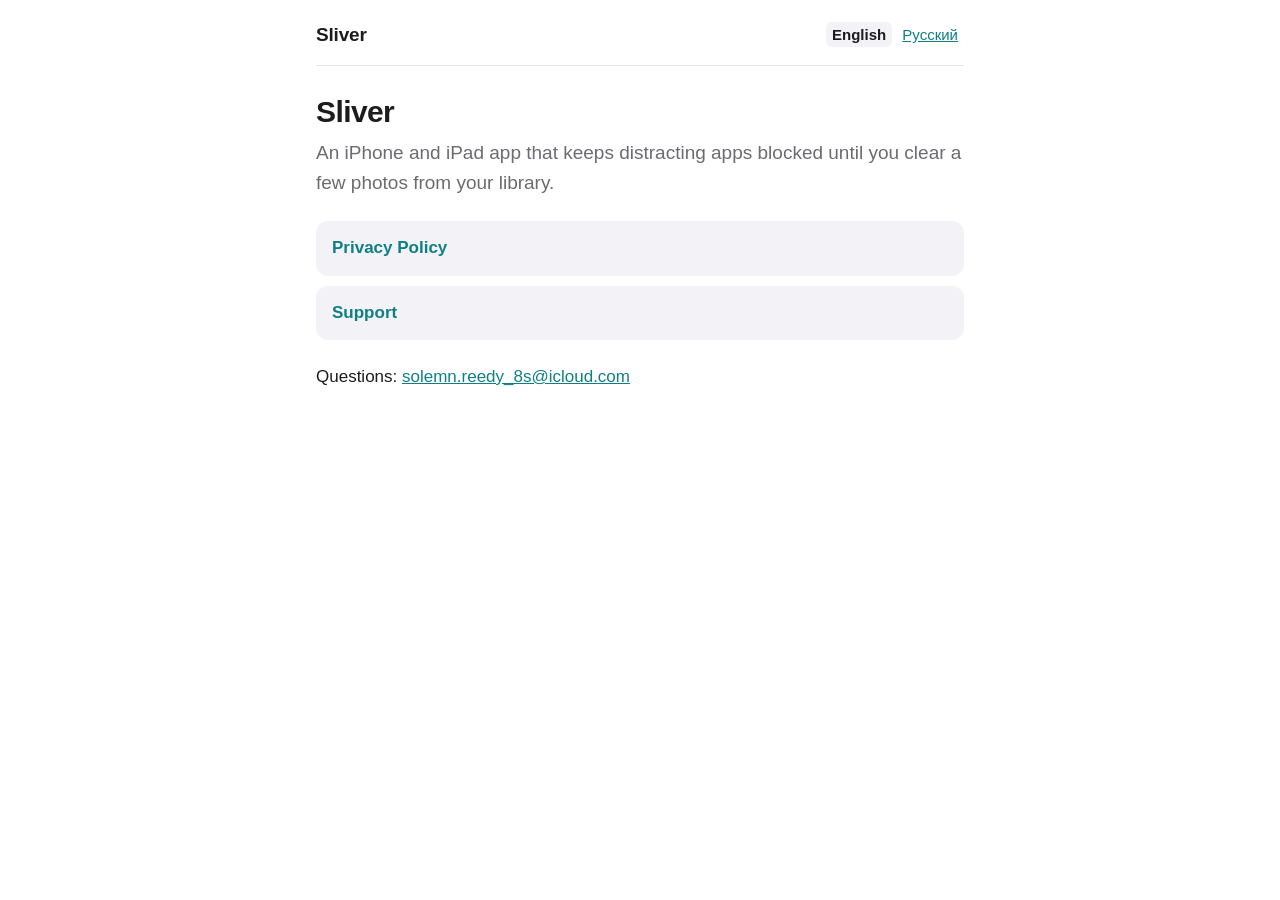
<file: index.html>
<!doctype html>
<html lang="en">
<head>
<meta charset="utf-8">
<meta name="viewport" content="width=device-width, initial-scale=1">
<meta name="color-scheme" content="light dark">
<title>Sliver</title>
<meta name="description" content="Sliver keeps distracting apps blocked until you clear a few photos from your library.">
<link rel="stylesheet" href="style.css">
<link rel="alternate" hreflang="ru" href="ru/">
</head>
<body>
<div class="wrap">
<header class="top">
  <a class="brand" href="./">Sliver</a>
  <nav class="lang" aria-label="Language"><span aria-current="page">English</span> <a href="ru/" hreflang="ru" lang="ru">Русский</a></nav>
</header>

<main>
<h1>Sliver</h1>
<p class="lead">An iPhone and iPad app that keeps distracting apps blocked until you clear a few photos from your library.</p>

<ul class="links">
  <li><a href="privacy/">Privacy Policy</a></li>
  <li><a href="support/">Support</a></li>
</ul>

<p>Questions: <a href="mailto:solemn.reedy_8s@icloud.com">solemn.reedy_8s@icloud.com</a></p>
</main>
</div>
</body>
</html>
</file>
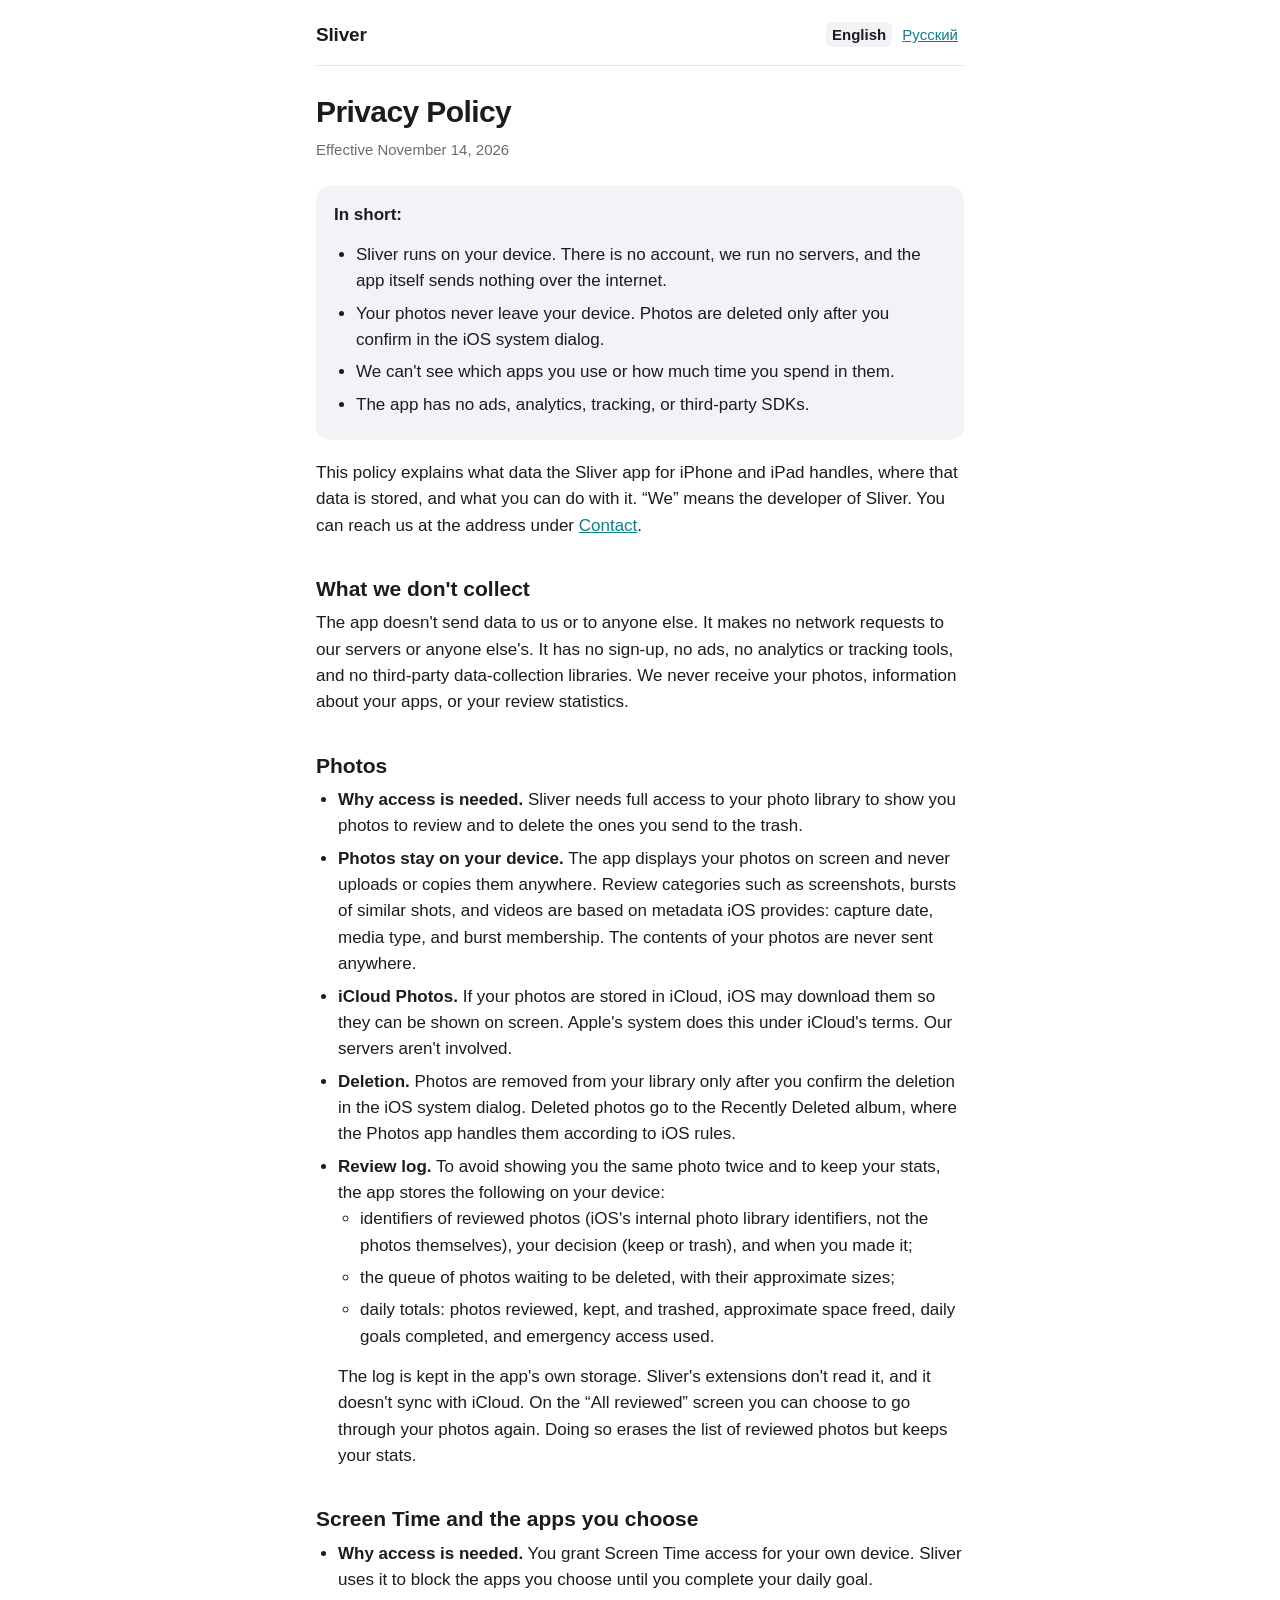
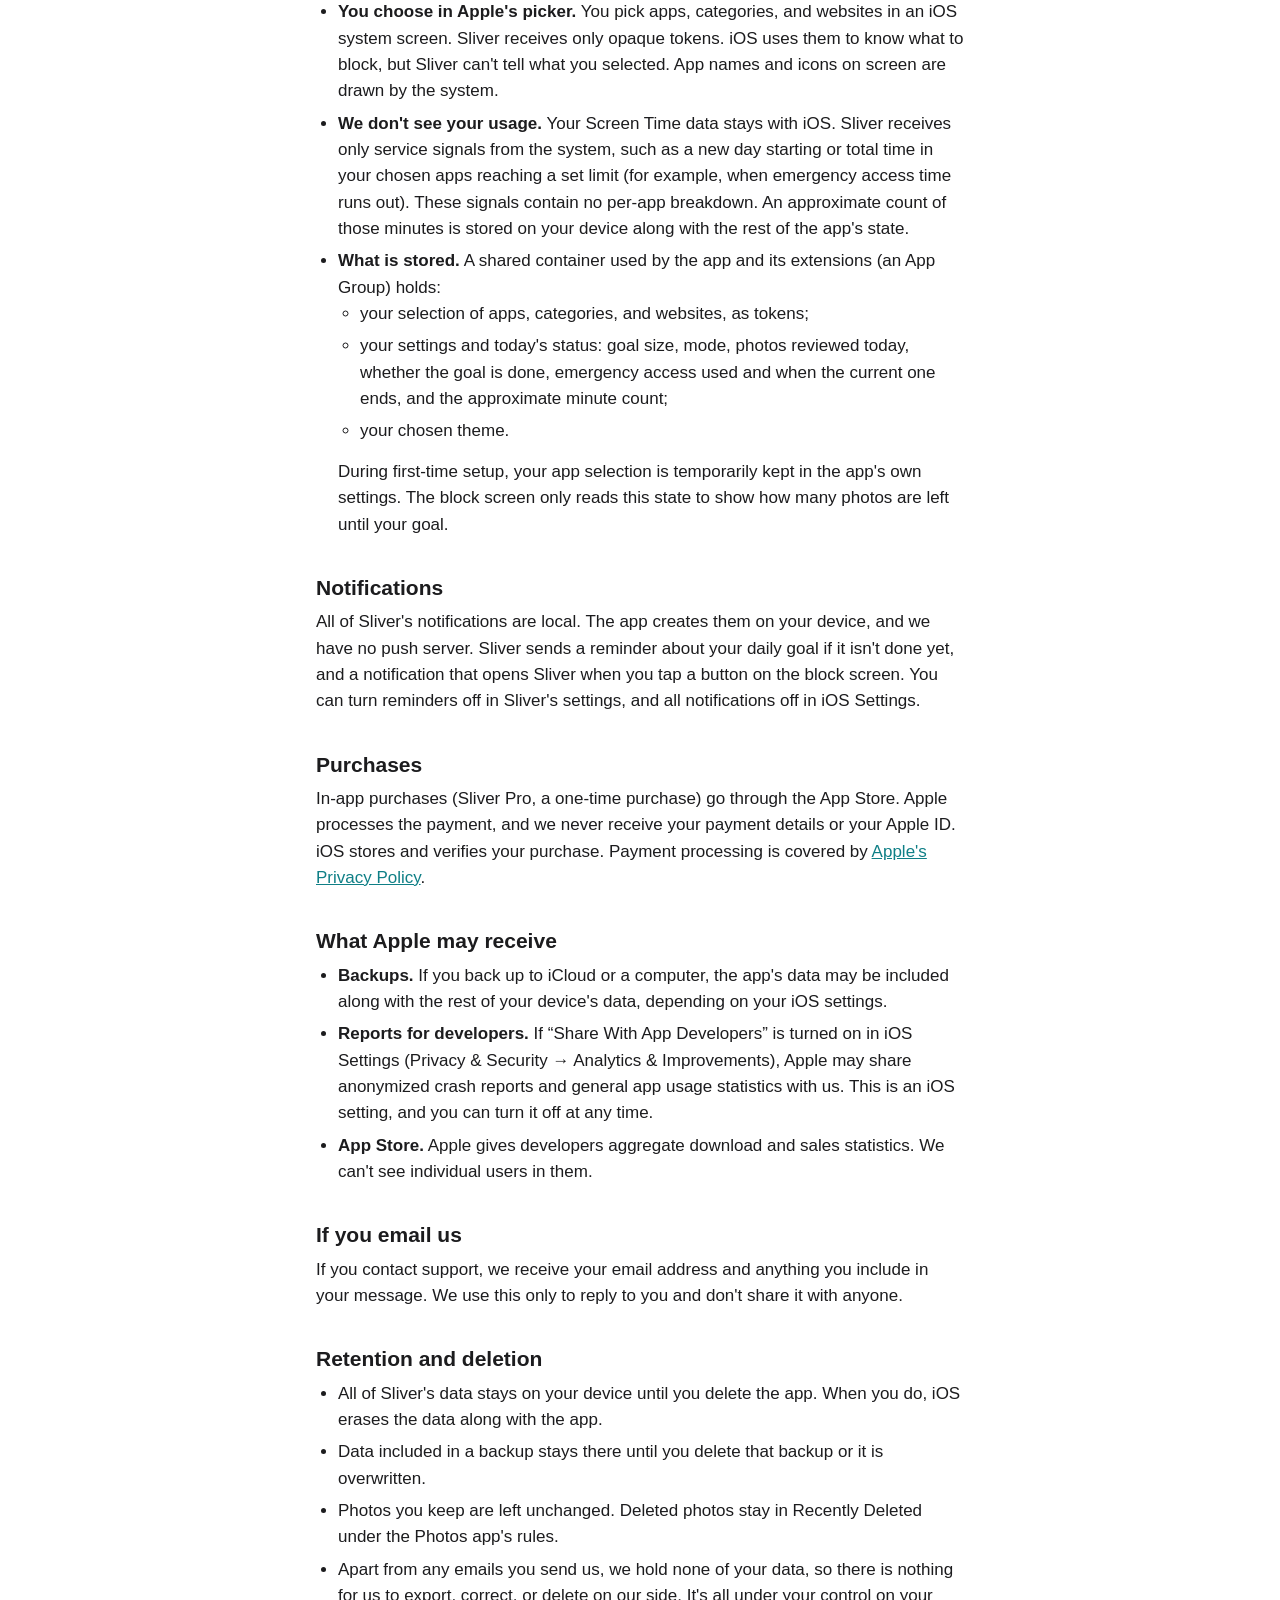
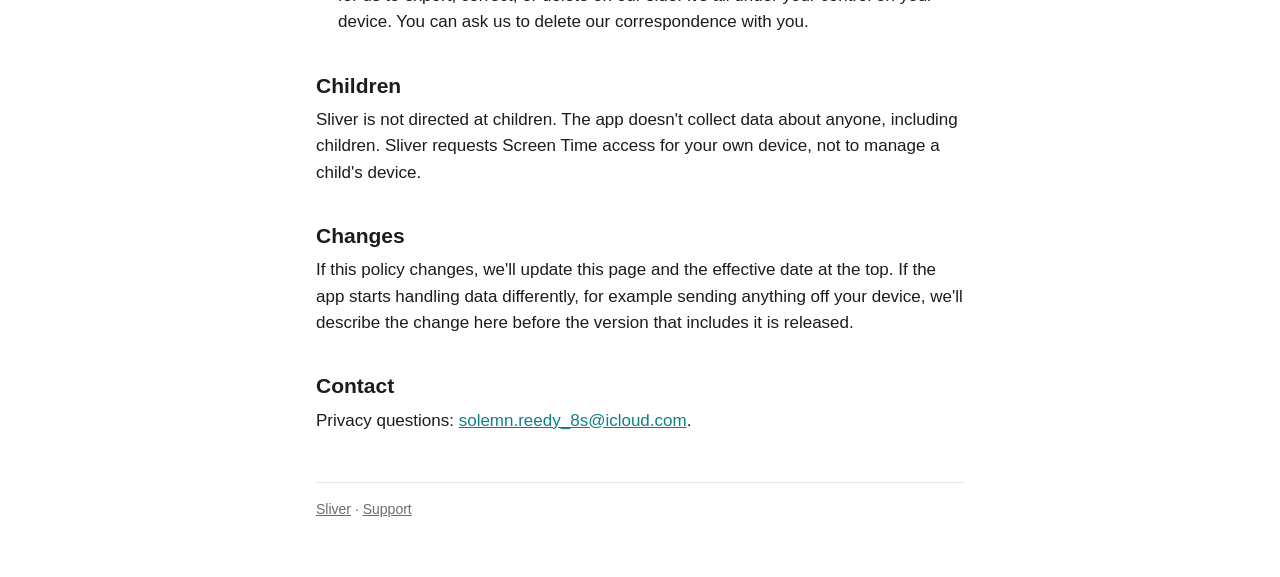
<file: privacy/index.html>
<!doctype html>
<html lang="en">
<head>
<meta charset="utf-8">
<meta name="viewport" content="width=device-width, initial-scale=1">
<meta name="color-scheme" content="light dark">
<title>Privacy Policy — Sliver</title>
<meta name="description" content="What data the Sliver app handles and where it is stored.">
<link rel="stylesheet" href="../style.css">
<link rel="alternate" hreflang="ru" href="../ru/privacy/">
</head>
<body>
<div class="wrap">
<header class="top">
  <a class="brand" href="../">Sliver</a>
  <nav class="lang" aria-label="Language"><span aria-current="page">English</span> <a href="../ru/privacy/" hreflang="ru" lang="ru">Русский</a></nav>
</header>

<main>
<h1>Privacy Policy</h1>
<p class="meta">Effective November 14, 2026</p>

<div class="card">
<p><strong>In short:</strong></p>
<ul>
  <li>Sliver runs on your device. There is no account, we run no servers, and the app itself sends nothing over the internet.</li>
  <li>Your photos never leave your device. Photos are deleted only after you confirm in the iOS system dialog.</li>
  <li>We can't see which apps you use or how much time you spend in them.</li>
  <li>The app has no ads, analytics, tracking, or third-party SDKs.</li>
</ul>
</div>

<p>This policy explains what data the Sliver app for iPhone and iPad handles, where that data is stored, and what you can do with it. “We” means the developer of Sliver. You can reach us at the address under <a href="#contact">Contact</a>.</p>

<h2>What we don't collect</h2>
<p>The app doesn't send data to us or to anyone else. It makes no network requests to our servers or anyone else's. It has no sign-up, no ads, no analytics or tracking tools, and no third-party data-collection libraries. We never receive your photos, information about your apps, or your review statistics.</p>

<h2>Photos</h2>
<ul>
  <li><strong>Why access is needed.</strong> Sliver needs full access to your photo library to show you photos to review and to delete the ones you send to the trash.</li>
  <li><strong>Photos stay on your device.</strong> The app displays your photos on screen and never uploads or copies them anywhere. Review categories such as screenshots, bursts of similar shots, and videos are based on metadata iOS provides: capture date, media type, and burst membership. The contents of your photos are never sent anywhere.</li>
  <li><strong>iCloud Photos.</strong> If your photos are stored in iCloud, iOS may download them so they can be shown on screen. Apple's system does this under iCloud's terms. Our servers aren't involved.</li>
  <li><strong>Deletion.</strong> Photos are removed from your library only after you confirm the deletion in the iOS system dialog. Deleted photos go to the Recently Deleted album, where the Photos app handles them according to iOS rules.</li>
  <li><strong>Review log.</strong> To avoid showing you the same photo twice and to keep your stats, the app stores the following on your device:
    <ul>
      <li>identifiers of reviewed photos (iOS's internal photo library identifiers, not the photos themselves), your decision (keep or trash), and when you made it;</li>
      <li>the queue of photos waiting to be deleted, with their approximate sizes;</li>
      <li>daily totals: photos reviewed, kept, and trashed, approximate space freed, daily goals completed, and emergency access used.</li>
    </ul>
    The log is kept in the app's own storage. Sliver's extensions don't read it, and it doesn't sync with iCloud. On the “All reviewed” screen you can choose to go through your photos again. Doing so erases the list of reviewed photos but keeps your stats.</li>
</ul>

<h2>Screen Time and the apps you choose</h2>
<ul>
  <li><strong>Why access is needed.</strong> You grant Screen Time access for your own device. Sliver uses it to block the apps you choose until you complete your daily goal.</li>
  <li><strong>You choose in Apple's picker.</strong> You pick apps, categories, and websites in an iOS system screen. Sliver receives only opaque tokens. iOS uses them to know what to block, but Sliver can't tell what you selected. App names and icons on screen are drawn by the system.</li>
  <li><strong>We don't see your usage.</strong> Your Screen Time data stays with iOS. Sliver receives only service signals from the system, such as a new day starting or total time in your chosen apps reaching a set limit (for example, when emergency access time runs out). These signals contain no per-app breakdown. An approximate count of those minutes is stored on your device along with the rest of the app's state.</li>
  <li><strong>What is stored.</strong> A shared container used by the app and its extensions (an App Group) holds:
    <ul>
      <li>your selection of apps, categories, and websites, as tokens;</li>
      <li>your settings and today's status: goal size, mode, photos reviewed today, whether the goal is done, emergency access used and when the current one ends, and the approximate minute count;</li>
      <li>your chosen theme.</li>
    </ul>
    During first-time setup, your app selection is temporarily kept in the app's own settings. The block screen only reads this state to show how many photos are left until your goal.</li>
</ul>

<h2>Notifications</h2>
<p>All of Sliver's notifications are local. The app creates them on your device, and we have no push server. Sliver sends a reminder about your daily goal if it isn't done yet, and a notification that opens Sliver when you tap a button on the block screen. You can turn reminders off in Sliver's settings, and all notifications off in iOS Settings.</p>

<h2>Purchases</h2>
<p>In-app purchases (Sliver Pro, a one-time purchase) go through the App Store. Apple processes the payment, and we never receive your payment details or your Apple ID. iOS stores and verifies your purchase. Payment processing is covered by <a href="https://www.apple.com/legal/privacy/">Apple's Privacy Policy</a>.</p>

<h2>What Apple may receive</h2>
<ul>
  <li><strong>Backups.</strong> If you back up to iCloud or a computer, the app's data may be included along with the rest of your device's data, depending on your iOS settings.</li>
  <li><strong>Reports for developers.</strong> If “Share With App Developers” is turned on in iOS Settings (Privacy &amp; Security → Analytics &amp; Improvements), Apple may share anonymized crash reports and general app usage statistics with us. This is an iOS setting, and you can turn it off at any time.</li>
  <li><strong>App Store.</strong> Apple gives developers aggregate download and sales statistics. We can't see individual users in them.</li>
</ul>

<h2>If you email us</h2>
<p>If you contact support, we receive your email address and anything you include in your message. We use this only to reply to you and don't share it with anyone.</p>

<h2>Retention and deletion</h2>
<ul>
  <li>All of Sliver's data stays on your device until you delete the app. When you do, iOS erases the data along with the app.</li>
  <li>Data included in a backup stays there until you delete that backup or it is overwritten.</li>
  <li>Photos you keep are left unchanged. Deleted photos stay in Recently Deleted under the Photos app's rules.</li>
  <li>Apart from any emails you send us, we hold none of your data, so there is nothing for us to export, correct, or delete on our side. It's all under your control on your device. You can ask us to delete our correspondence with you.</li>
</ul>

<h2>Children</h2>
<p>Sliver is not directed at children. The app doesn't collect data about anyone, including children. Sliver requests Screen Time access for your own device, not to manage a child's device.</p>

<h2>Changes</h2>
<p>If this policy changes, we'll update this page and the effective date at the top. If the app starts handling data differently, for example sending anything off your device, we'll describe the change here before the version that includes it is released.</p>

<h2 id="contact">Contact</h2>
<p>Privacy questions: <a href="mailto:solemn.reedy_8s@icloud.com">solemn.reedy_8s@icloud.com</a>.</p>
</main>

<footer>
  <a href="../">Sliver</a> · <a href="../support/">Support</a>
</footer>
</div>
</body>
</html>
</file>
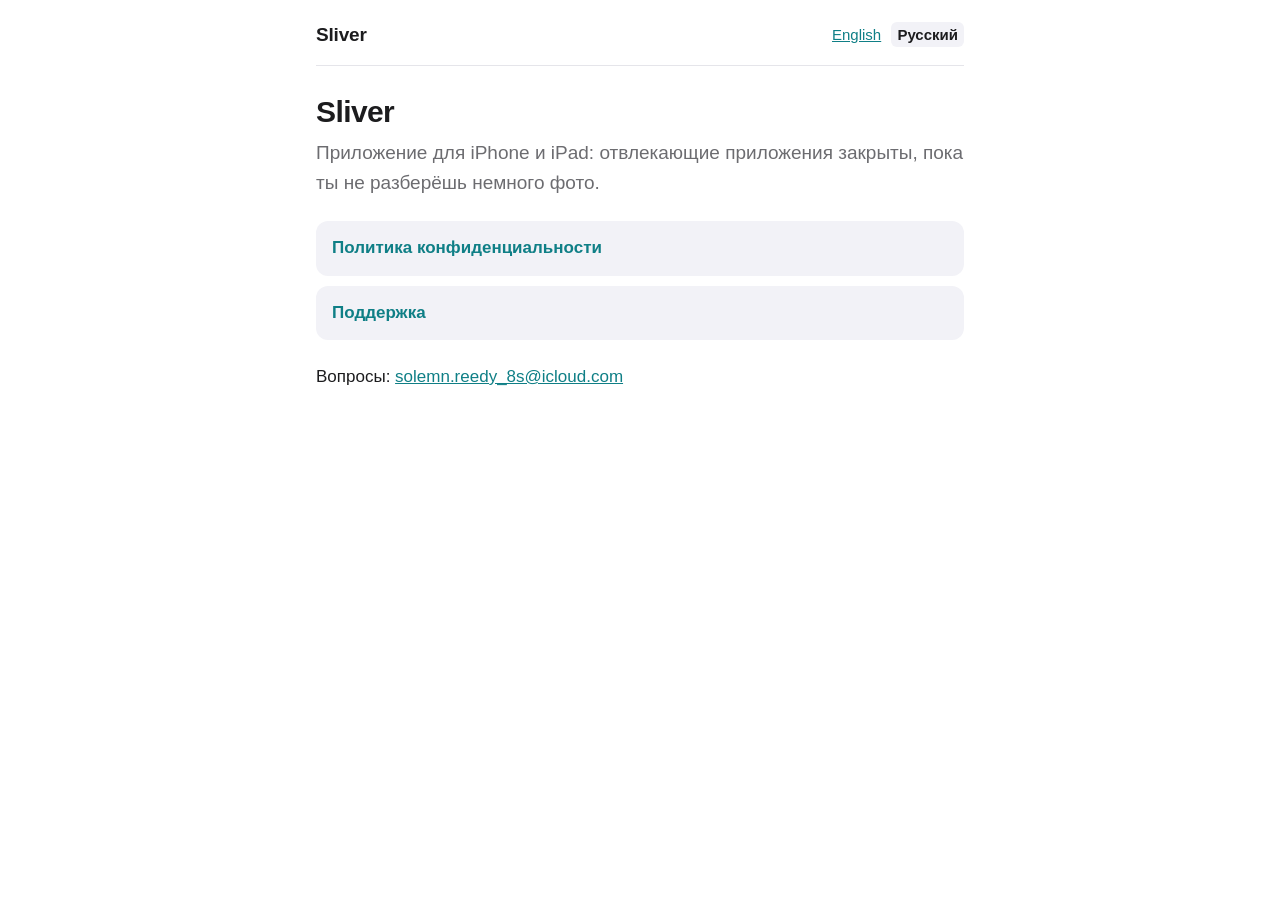
<file: ru/index.html>
<!doctype html>
<html lang="ru">
<head>
<meta charset="utf-8">
<meta name="viewport" content="width=device-width, initial-scale=1">
<meta name="color-scheme" content="light dark">
<title>Sliver</title>
<meta name="description" content="Sliver закрывает отвлекающие приложения, пока ты не разберёшь немного фото.">
<link rel="stylesheet" href="../style.css">
<link rel="alternate" hreflang="en" href="../">
</head>
<body>
<div class="wrap">
<header class="top">
  <a class="brand" href="./">Sliver</a>
  <nav class="lang" aria-label="Язык"><a href="../" hreflang="en" lang="en">English</a> <span aria-current="page">Русский</span></nav>
</header>

<main>
<h1>Sliver</h1>
<p class="lead">Приложение для iPhone и iPad: отвлекающие приложения закрыты, пока ты не разберёшь немного фото.</p>

<ul class="links">
  <li><a href="privacy/">Политика конфиденциальности</a></li>
  <li><a href="support/">Поддержка</a></li>
</ul>

<p>Вопросы: <a href="mailto:solemn.reedy_8s@icloud.com">solemn.reedy_8s@icloud.com</a></p>
</main>
</div>
</body>
</html>
</file>
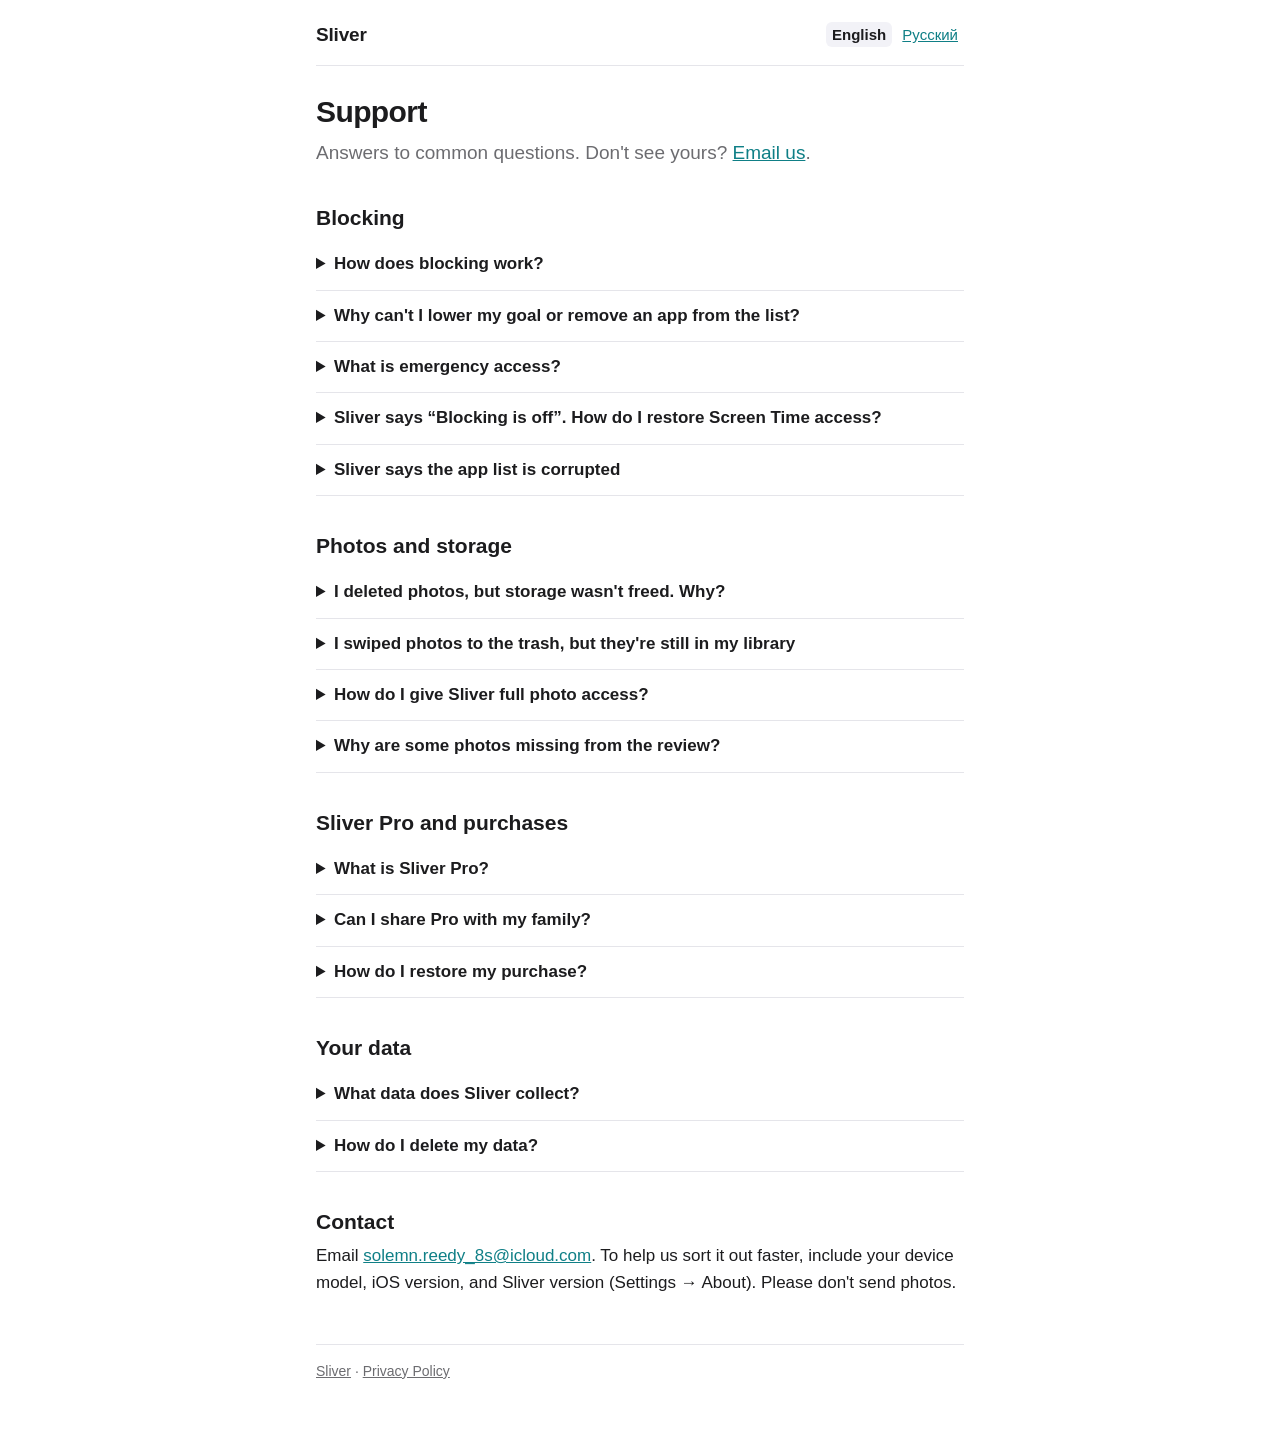
<file: support/index.html>
<!doctype html>
<html lang="en">
<head>
<meta charset="utf-8">
<meta name="viewport" content="width=device-width, initial-scale=1">
<meta name="color-scheme" content="light dark">
<title>Support — Sliver</title>
<meta name="description" content="Answers to common questions about Sliver and how to contact the developer.">
<link rel="stylesheet" href="../style.css">
<link rel="alternate" hreflang="ru" href="../ru/support/">
</head>
<body>
<div class="wrap">
<header class="top">
  <a class="brand" href="../">Sliver</a>
  <nav class="lang" aria-label="Language"><span aria-current="page">English</span> <a href="../ru/support/" hreflang="ru" lang="ru">Русский</a></nav>
</header>

<main>
<h1>Support</h1>
<p class="lead">Answers to common questions. Don't see yours? <a href="#contact">Email us</a>.</p>

<h2>Blocking</h2>

<details>
<summary>How does blocking work?</summary>
<p>You choose apps (and optionally categories or websites) in the Screen Time system picker. They stay blocked by Sliver's block screen until you complete your daily goal. Review the required number of photos, and your chosen apps open for the rest of the day. A new day starts at midnight, and the apps are blocked again until you reach the next goal.</p>
<p>You can change the goal size in Settings → Daily goal, from 10 to 100 photos (30 by default). If fewer photos are left to review than your goal, the goal shrinks to match: review the rest and it counts. Once everything is reviewed, Sliver offers to let you go through your photos again.</p>
<p>The block screen has two buttons: “Start Review” and “I Need It Now”. They open Sliver through a notification, so notifications need to be allowed for them to work.</p>
</details>

<details>
<summary>Why can't I lower my goal or remove an app from the list?</summary>
<p>This protects you from yourself. You can loosen blocking (lower the goal, remove apps from the list) only after you've completed today's goal. You can tighten it at any time.</p>
</details>

<details>
<summary>What is emergency access?</summary>
<p>If you really need an app right now, tap “I Need It Now” on the block screen or open Emergency access in Sliver's settings. After a 30-second wait, your chosen apps open for 5 minutes.</p>
<p>You can use emergency access 3 times a day. It doesn't count toward your daily goal. Once you've used it up, “I Need It Now” disappears from the block screen until the next day.</p>
</details>

<details>
<summary>Sliver says “Blocking is off”. How do I restore Screen Time access?</summary>
<p>This means Screen Time access was revoked, so apps aren't being blocked. On the Today screen, tap “Turn On Again” and allow access in the system dialog.</p>
<p>If the system dialog doesn't appear, make sure Screen Time is turned on in iOS Settings, then try again.</p>
</details>

<details>
<summary>Sliver says the app list is corrupted</summary>
<p>Sliver couldn't read your saved app selection. Tap “Select” and choose your apps again. If you haven't completed today's goal yet, you can do this after you complete it, because choosing again before then counts as loosening the block.</p>
</details>

<h2>Photos and storage</h2>

<details>
<summary>I deleted photos, but storage wasn't freed. Why?</summary>
<p>Deleted photos aren't erased right away. iOS moves them to the Recently Deleted album so you can recover them. They stay there for up to 30 days, and then iOS deletes them permanently. Only then is the space freed on your device and in iCloud.</p>
<p>To free up space right away:</p>
<ol>
  <li>Open the Photos app.</li>
  <li>Find the Recently Deleted album (under Utilities). iOS may ask for Face ID or your passcode.</li>
  <li>Tap Select → Delete All and confirm.</li>
</ol>
<p>Keep in mind that you can't recover photos after this. The amount of space Sliver shows is an estimate.</p>
</details>

<details>
<summary>I swiped photos to the trash, but they're still in my library</summary>
<p>Photos are deleted with a single system confirmation at the end of a review session. If you cancel that confirmation or choose “Later”, the photos stay in a queue. A banner showing how many photos are waiting to be deleted appears on the Today screen, with a “Delete Now” button.</p>
</details>

<details>
<summary>How do I give Sliver full photo access?</summary>
<p>Reviewing and deleting photos requires full access. If you allowed access only to selected photos, or denied access, Sliver shows an “Open Settings” button. It opens Sliver's page in iOS Settings, where you choose Photos → Full Access.</p>
</details>

<details>
<summary>Why are some photos missing from the review?</summary>
<p>Favorite and hidden photos aren't included. Neither are photos that can't be deleted from here, such as those in shared albums. When you've reviewed everything, Sliver shows “All reviewed”, and you can go through your photos again. Photos you kept go back into the queue, and your stats and streak stay.</p>
</details>

<h2>Sliver Pro and purchases</h2>

<details>
<summary>What is Sliver Pro?</summary>
<p>Pro is a one-time purchase on the App Store, with no subscription. Blocking, photo review, and deletion are free without Pro.</p>
</details>

<details>
<summary>Can I share Pro with my family?</summary>
<p>Yes, Pro is available through Family Sharing. If the family organizer has turned on purchase sharing, family members get Pro without buying it separately.</p>
</details>

<details>
<summary>How do I restore my purchase?</summary>
<p>Make sure you're signed in to the App Store with the Apple ID you used to buy Pro, then tap “Restore Purchases” in Sliver's settings. You won't be charged again.</p>
</details>

<h2>Your data</h2>

<details>
<summary>What data does Sliver collect?</summary>
<p>None. The app runs on your device and sends nothing to us. For details, see the <a href="../privacy/">Privacy Policy</a>.</p>
</details>

<details>
<summary>How do I delete my data?</summary>
<p>Delete the app. All of Sliver's data is stored only on your device, and iOS erases it along with the app. The app's blocking also stops when you delete it. Photos you kept are left unchanged. Photos you already deleted stay in Recently Deleted under the Photos app's rules.</p>
</details>

<h2 id="contact">Contact</h2>
<p>Email <a href="mailto:solemn.reedy_8s@icloud.com">solemn.reedy_8s@icloud.com</a>. To help us sort it out faster, include your device model, iOS version, and Sliver version (Settings → About). Please don't send photos.</p>
</main>

<footer>
  <a href="../">Sliver</a> · <a href="../privacy/">Privacy Policy</a>
</footer>
</div>
</body>
</html>
</file>
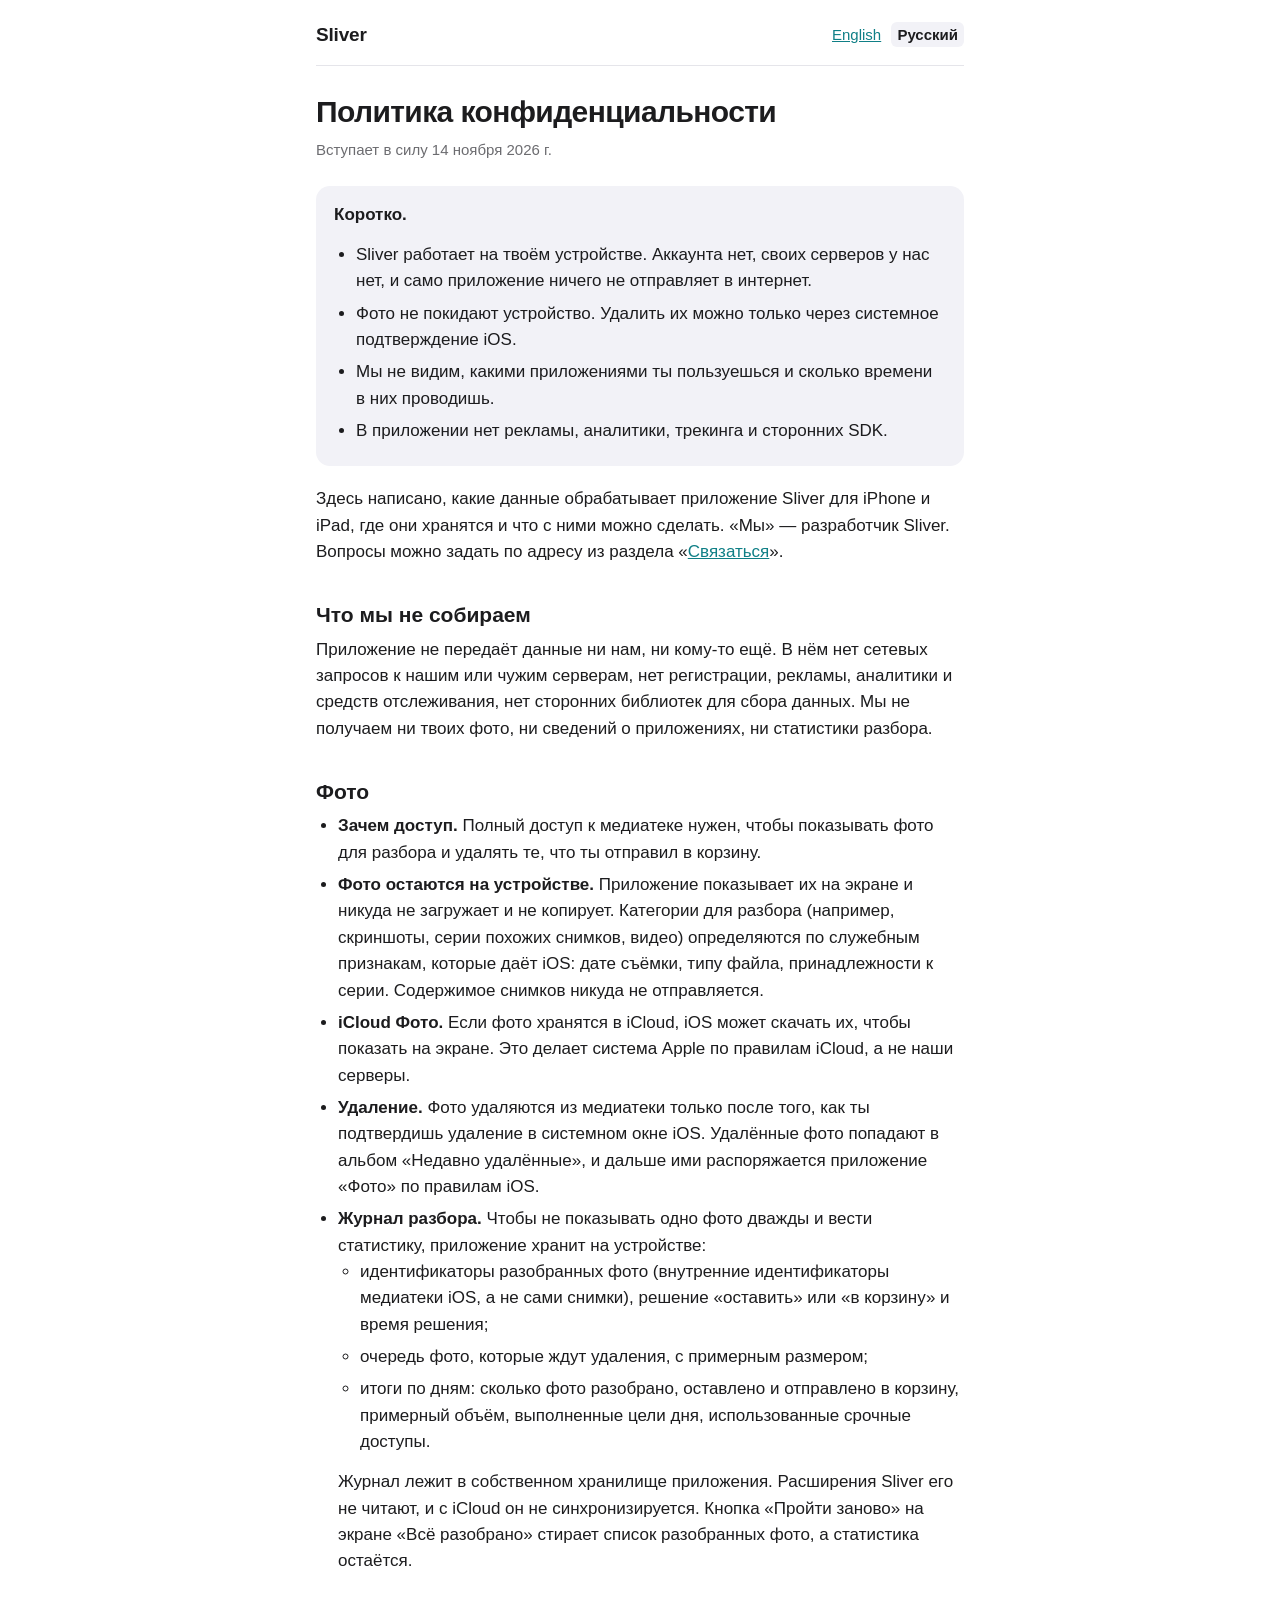
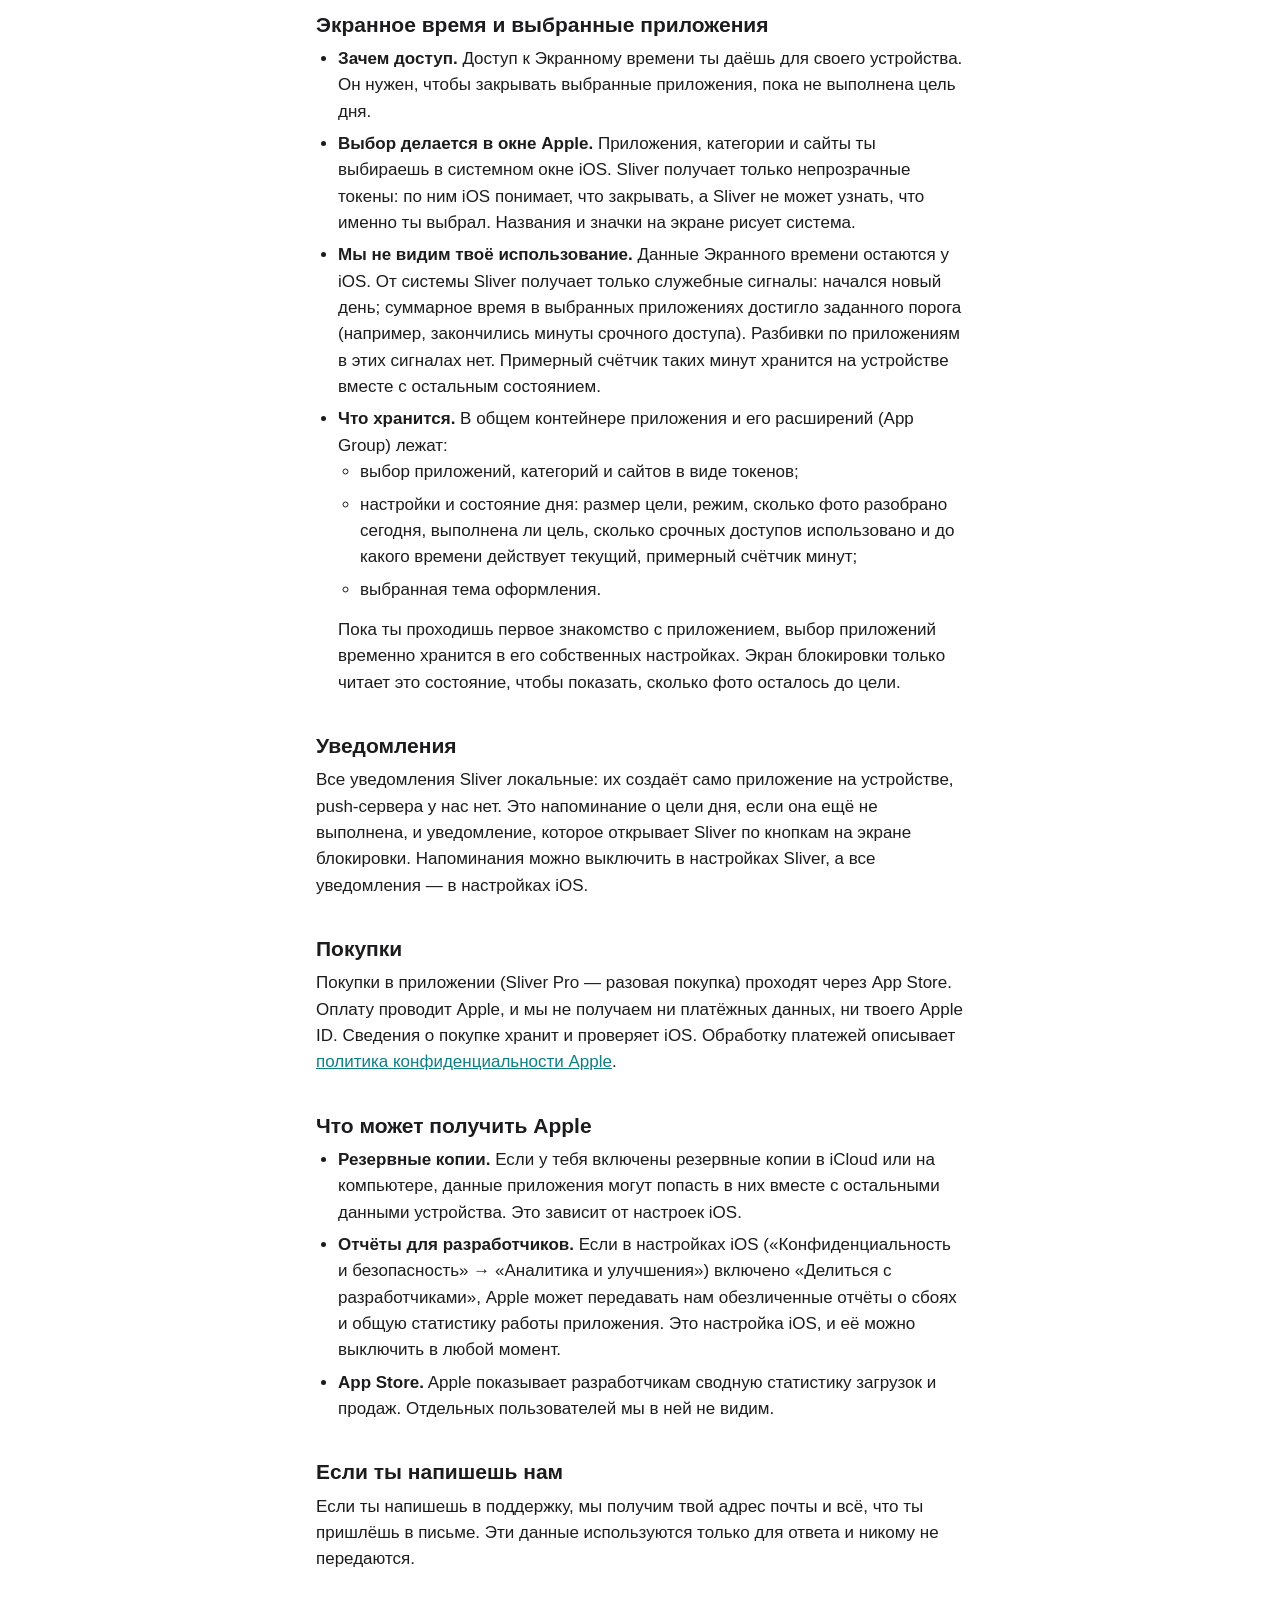
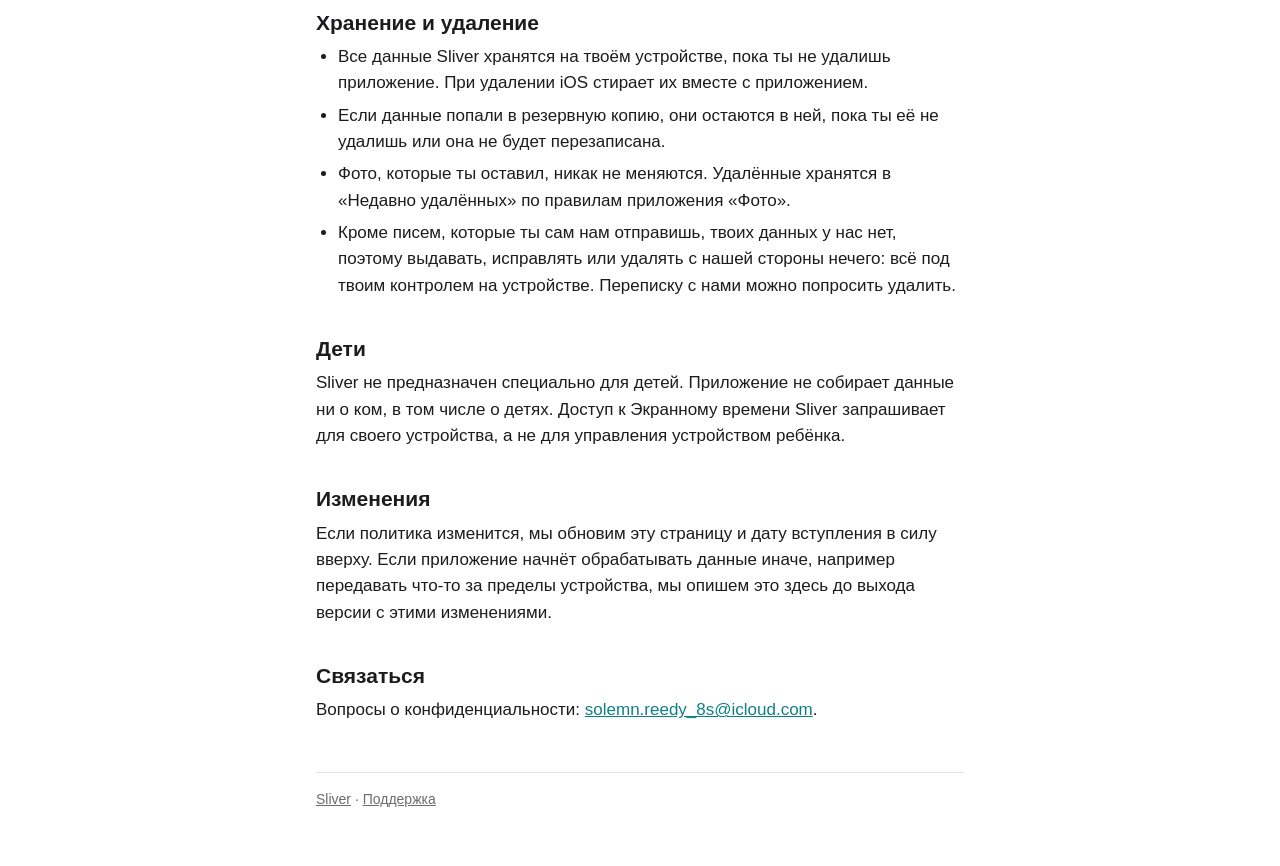
<file: ru/privacy/index.html>
<!doctype html>
<html lang="ru">
<head>
<meta charset="utf-8">
<meta name="viewport" content="width=device-width, initial-scale=1">
<meta name="color-scheme" content="light dark">
<title>Политика конфиденциальности — Sliver</title>
<meta name="description" content="Какие данные обрабатывает приложение Sliver и где они хранятся.">
<link rel="stylesheet" href="../../style.css">
<link rel="alternate" hreflang="en" href="../../privacy/">
</head>
<body>
<div class="wrap">
<header class="top">
  <a class="brand" href="../">Sliver</a>
  <nav class="lang" aria-label="Язык"><a href="../../privacy/" hreflang="en" lang="en">English</a> <span aria-current="page">Русский</span></nav>
</header>

<main>
<h1>Политика конфиденциальности</h1>
<p class="meta">Вступает в силу 14 ноября 2026 г.</p>

<div class="card">
<p><strong>Коротко.</strong></p>
<ul>
  <li>Sliver работает на твоём устройстве. Аккаунта нет, своих серверов у нас нет, и само приложение ничего не отправляет в интернет.</li>
  <li>Фото не покидают устройство. Удалить их можно только через системное подтверждение iOS.</li>
  <li>Мы не видим, какими приложениями ты пользуешься и сколько времени в них проводишь.</li>
  <li>В приложении нет рекламы, аналитики, трекинга и сторонних SDK.</li>
</ul>
</div>

<p>Здесь написано, какие данные обрабатывает приложение Sliver для iPhone и iPad, где они хранятся и что с ними можно сделать. «Мы» — разработчик Sliver. Вопросы можно задать по адресу из раздела «<a href="#contact">Связаться</a>».</p>

<h2>Что мы не собираем</h2>
<p>Приложение не передаёт данные ни нам, ни кому-то ещё. В нём нет сетевых запросов к нашим или чужим серверам, нет регистрации, рекламы, аналитики и средств отслеживания, нет сторонних библиотек для сбора данных. Мы не получаем ни твоих фото, ни сведений о приложениях, ни статистики разбора.</p>

<h2>Фото</h2>
<ul>
  <li><strong>Зачем доступ.</strong> Полный доступ к медиатеке нужен, чтобы показывать фото для разбора и удалять те, что ты отправил в корзину.</li>
  <li><strong>Фото остаются на устройстве.</strong> Приложение показывает их на экране и никуда не загружает и не копирует. Категории для разбора (например, скриншоты, серии похожих снимков, видео) определяются по служебным признакам, которые даёт iOS: дате съёмки, типу файла, принадлежности к серии. Содержимое снимков никуда не отправляется.</li>
  <li><strong>iCloud Фото.</strong> Если фото хранятся в iCloud, iOS может скачать их, чтобы показать на экране. Это делает система Apple по правилам iCloud, а не наши серверы.</li>
  <li><strong>Удаление.</strong> Фото удаляются из медиатеки только после того, как ты подтвердишь удаление в системном окне iOS. Удалённые фото попадают в альбом «Недавно удалённые», и дальше ими распоряжается приложение «Фото» по правилам iOS.</li>
  <li><strong>Журнал разбора.</strong> Чтобы не показывать одно фото дважды и вести статистику, приложение хранит на устройстве:
    <ul>
      <li>идентификаторы разобранных фото (внутренние идентификаторы медиатеки iOS, а не сами снимки), решение «оставить» или «в корзину» и время решения;</li>
      <li>очередь фото, которые ждут удаления, с примерным размером;</li>
      <li>итоги по дням: сколько фото разобрано, оставлено и отправлено в корзину, примерный объём, выполненные цели дня, использованные срочные доступы.</li>
    </ul>
    Журнал лежит в собственном хранилище приложения. Расширения Sliver его не читают, и с iCloud он не синхронизируется. Кнопка «Пройти заново» на экране «Всё разобрано» стирает список разобранных фото, а статистика остаётся.</li>
</ul>

<h2>Экранное время и выбранные приложения</h2>
<ul>
  <li><strong>Зачем доступ.</strong> Доступ к Экранному времени ты даёшь для своего устройства. Он нужен, чтобы закрывать выбранные приложения, пока не выполнена цель дня.</li>
  <li><strong>Выбор делается в окне Apple.</strong> Приложения, категории и сайты ты выбираешь в системном окне iOS. Sliver получает только непрозрачные токены: по ним iOS понимает, что закрывать, а Sliver не может узнать, что именно ты выбрал. Названия и значки на экране рисует система.</li>
  <li><strong>Мы не видим твоё использование.</strong> Данные Экранного времени остаются у iOS. От системы Sliver получает только служебные сигналы: начался новый день; суммарное время в выбранных приложениях достигло заданного порога (например, закончились минуты срочного доступа). Разбивки по приложениям в этих сигналах нет. Примерный счётчик таких минут хранится на устройстве вместе с остальным состоянием.</li>
  <li><strong>Что хранится.</strong> В общем контейнере приложения и его расширений (App Group) лежат:
    <ul>
      <li>выбор приложений, категорий и сайтов в виде токенов;</li>
      <li>настройки и состояние дня: размер цели, режим, сколько фото разобрано сегодня, выполнена ли цель, сколько срочных доступов использовано и до какого времени действует текущий, примерный счётчик минут;</li>
      <li>выбранная тема оформления.</li>
    </ul>
    Пока ты проходишь первое знакомство с приложением, выбор приложений временно хранится в его собственных настройках. Экран блокировки только читает это состояние, чтобы показать, сколько фото осталось до цели.</li>
</ul>

<h2>Уведомления</h2>
<p>Все уведомления Sliver локальные: их создаёт само приложение на устройстве, push-сервера у нас нет. Это напоминание о цели дня, если она ещё не выполнена, и уведомление, которое открывает Sliver по кнопкам на экране блокировки. Напоминания можно выключить в настройках Sliver, а все уведомления — в настройках iOS.</p>

<h2>Покупки</h2>
<p>Покупки в приложении (Sliver Pro — разовая покупка) проходят через App Store. Оплату проводит Apple, и мы не получаем ни платёжных данных, ни твоего Apple ID. Сведения о покупке хранит и проверяет iOS. Обработку платежей описывает <a href="https://www.apple.com/legal/privacy/">политика конфиденциальности Apple</a>.</p>

<h2>Что может получить Apple</h2>
<ul>
  <li><strong>Резервные копии.</strong> Если у тебя включены резервные копии в iCloud или на компьютере, данные приложения могут попасть в них вместе с остальными данными устройства. Это зависит от настроек iOS.</li>
  <li><strong>Отчёты для разработчиков.</strong> Если в настройках iOS («Конфиденциальность и безопасность» → «Аналитика и улучшения») включено «Делиться с разработчиками», Apple может передавать нам обезличенные отчёты о сбоях и общую статистику работы приложения. Это настройка iOS, и её можно выключить в любой момент.</li>
  <li><strong>App Store.</strong> Apple показывает разработчикам сводную статистику загрузок и продаж. Отдельных пользователей мы в ней не видим.</li>
</ul>

<h2>Если ты напишешь нам</h2>
<p>Если ты напишешь в поддержку, мы получим твой адрес почты и всё, что ты пришлёшь в письме. Эти данные используются только для ответа и никому не передаются.</p>

<h2>Хранение и удаление</h2>
<ul>
  <li>Все данные Sliver хранятся на твоём устройстве, пока ты не удалишь приложение. При удалении iOS стирает их вместе с приложением.</li>
  <li>Если данные попали в резервную копию, они остаются в ней, пока ты её не удалишь или она не будет перезаписана.</li>
  <li>Фото, которые ты оставил, никак не меняются. Удалённые хранятся в «Недавно удалённых» по правилам приложения «Фото».</li>
  <li>Кроме писем, которые ты сам нам отправишь, твоих данных у нас нет, поэтому выдавать, исправлять или удалять с нашей стороны нечего: всё под твоим контролем на устройстве. Переписку с нами можно попросить удалить.</li>
</ul>

<h2>Дети</h2>
<p>Sliver не предназначен специально для детей. Приложение не собирает данные ни о ком, в том числе о детях. Доступ к Экранному времени Sliver запрашивает для своего устройства, а не для управления устройством ребёнка.</p>

<h2>Изменения</h2>
<p>Если политика изменится, мы обновим эту страницу и дату вступления в силу вверху. Если приложение начнёт обрабатывать данные иначе, например передавать что-то за пределы устройства, мы опишем это здесь до выхода версии с этими изменениями.</p>

<h2 id="contact">Связаться</h2>
<p>Вопросы о конфиденциальности: <a href="mailto:solemn.reedy_8s@icloud.com">solemn.reedy_8s@icloud.com</a>.</p>
</main>

<footer>
  <a href="../">Sliver</a> · <a href="../support/">Поддержка</a>
</footer>
</div>
</body>
</html>
</file>
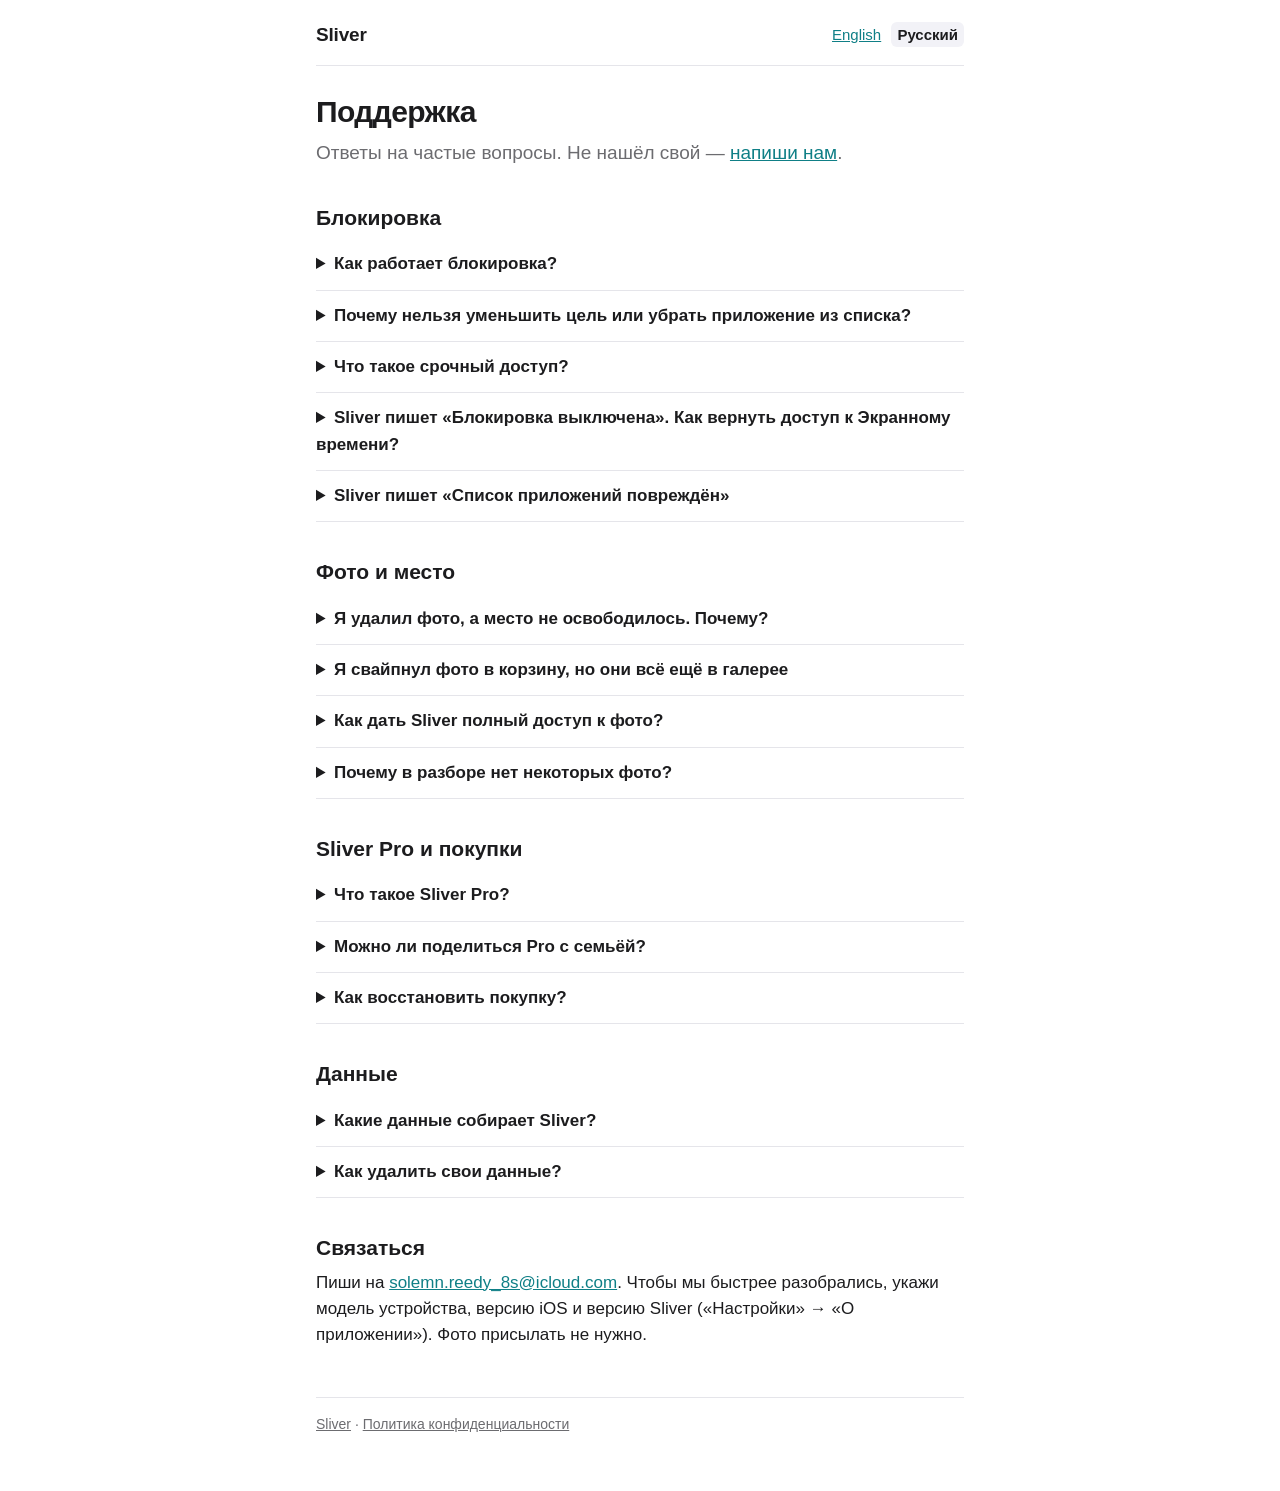
<file: ru/support/index.html>
<!doctype html>
<html lang="ru">
<head>
<meta charset="utf-8">
<meta name="viewport" content="width=device-width, initial-scale=1">
<meta name="color-scheme" content="light dark">
<title>Поддержка — Sliver</title>
<meta name="description" content="Ответы на частые вопросы о Sliver и связь с разработчиком.">
<link rel="stylesheet" href="../../style.css">
<link rel="alternate" hreflang="en" href="../../support/">
</head>
<body>
<div class="wrap">
<header class="top">
  <a class="brand" href="../">Sliver</a>
  <nav class="lang" aria-label="Язык"><a href="../../support/" hreflang="en" lang="en">English</a> <span aria-current="page">Русский</span></nav>
</header>

<main>
<h1>Поддержка</h1>
<p class="lead">Ответы на частые вопросы. Не нашёл свой — <a href="#contact">напиши нам</a>.</p>

<h2>Блокировка</h2>

<details>
<summary>Как работает блокировка?</summary>
<p>Ты выбираешь приложения (а также категории или сайты) в системном окне Экранного времени. Пока цель дня не выполнена, они закрыты экраном Sliver. Разбери нужное число фото, и выбранные приложения откроются до конца дня. В полночь начинается новый день, и они снова закрываются до новой цели.</p>
<p>Размер цели меняется в «Настройки» → «Цель дня»: от 10 до 100 фото, по умолчанию 30. Если фото для разбора осталось меньше, чем цель, цель уменьшается до этого числа: разбери оставшиеся, и она засчитается. Когда разобрано всё, Sliver предложит «Пройти заново».</p>
<p>На экране блокировки есть кнопки «Начать разбор» и «Срочно нужно». Они открывают Sliver через уведомление, поэтому для них нужно разрешить уведомления.</p>
</details>

<details>
<summary>Почему нельзя уменьшить цель или убрать приложение из списка?</summary>
<p>Это защита от себя. Ослабить блокировку (уменьшить цель, убрать приложения из списка) можно только после того, как цель дня выполнена. Ужесточить её можно в любой момент.</p>
</details>

<details>
<summary>Что такое срочный доступ?</summary>
<p>Если приложение правда нужно прямо сейчас, нажми «Срочно нужно» на экране блокировки или открой «Срочный доступ» в настройках Sliver. После ожидания в 30 секунд выбранные приложения откроются на 5 минут.</p>
<p>Срочный доступ можно использовать 3 раза в день. Цель дня он не засчитывает. Когда попытки закончатся, кнопка «Срочно нужно» пропадёт с экрана блокировки до следующего дня.</p>
</details>

<details>
<summary>Sliver пишет «Блокировка выключена». Как вернуть доступ к Экранному времени?</summary>
<p>Значит, доступ к Экранному времени отозван, и приложения сейчас не блокируются. На экране «Сегодня» нажми «Включить снова» и разреши доступ в системном окне.</p>
<p>Если системное окно не появилось, проверь в Настройках iOS, что Экранное время включено, и попробуй ещё раз.</p>
</details>

<details>
<summary>Sliver пишет «Список приложений повреждён»</summary>
<p>Sliver не смог прочитать сохранённый список приложений. Нажми «Выбрать» и отметь приложения заново. Если цель дня ещё не выполнена, выбрать заново можно будет после неё: до цели это считается ослаблением блокировки.</p>
</details>

<h2>Фото и место</h2>

<details>
<summary>Я удалил фото, а место не освободилось. Почему?</summary>
<p>Удалённые фото не стираются сразу: iOS переносит их в альбом «Недавно удалённые», чтобы их можно было вернуть. Там они хранятся до 30 дней, потом iOS удаляет их окончательно. Только тогда освобождается место на устройстве и в iCloud.</p>
<p>Чтобы освободить место сразу:</p>
<ol>
  <li>Открой приложение «Фото».</li>
  <li>Найди альбом «Недавно удалённые» (в разделе «Утилиты»). iOS может попросить Face ID или код-пароль.</li>
  <li>Нажми «Выбрать» → «Удалить все» и подтверди.</li>
</ol>
<p>Учти, что после этого фото уже не вернуть. Объём освобождённого места Sliver показывает примерно.</p>
</details>

<details>
<summary>Я свайпнул фото в корзину, но они всё ещё в галерее</summary>
<p>Фото удаляются одним системным подтверждением в конце разбора. Если ты отменил подтверждение или выбрал «Позже», фото остаются в очереди. На экране «Сегодня» появится плашка «… фото ждут удаления» с кнопкой «Удалить сейчас».</p>
</details>

<details>
<summary>Как дать Sliver полный доступ к фото?</summary>
<p>Для разбора и удаления нужен полный доступ. Если ты дал доступ только к выбранным фото или запретил его, Sliver покажет кнопку «Открыть Настройки». Она откроет настройки Sliver в iOS: там выбери «Фото» → «Полный доступ».</p>
</details>

<details>
<summary>Почему в разборе нет некоторых фото?</summary>
<p>Избранные и скрытые фото в разбор не попадают. Не попадают и фото, которые нельзя удалить отсюда, например из общих альбомов. Когда все фото разобраны, Sliver покажет «Всё разобрано», и можно нажать «Пройти заново»: оставленные фото снова попадут в очередь, а статистика и стрик сохранятся.</p>
</details>

<h2>Sliver Pro и покупки</h2>

<details>
<summary>Что такое Sliver Pro?</summary>
<p>Pro — разовая покупка в App Store, без подписки. Блокировка, разбор и удаление фото бесплатны и без Pro.</p>
</details>

<details>
<summary>Можно ли поделиться Pro с семьёй?</summary>
<p>Да, Pro доступен через Семейный доступ. Если организатор семьи включил общий доступ к покупкам, участники семьи получат Pro без отдельной покупки.</p>
</details>

<details>
<summary>Как восстановить покупку?</summary>
<p>Войди в App Store с тем же Apple ID, с которого покупал, и нажми «Восстановить покупки» в настройках Sliver. Платить второй раз не нужно.</p>
</details>

<h2>Данные</h2>

<details>
<summary>Какие данные собирает Sliver?</summary>
<p>Никакие. Приложение работает на устройстве и ничего не отправляет нам. Подробнее — в <a href="../privacy/">политике конфиденциальности</a>.</p>
</details>

<details>
<summary>Как удалить свои данные?</summary>
<p>Удали приложение: все данные Sliver хранятся только на устройстве, и iOS сотрёт их вместе с ним. Вместе с приложением перестаёт действовать и его блокировка. Оставленные фото не меняются. Уже удалённые остаются в «Недавно удалённых» по правилам приложения «Фото».</p>
</details>

<h2 id="contact">Связаться</h2>
<p>Пиши на <a href="mailto:solemn.reedy_8s@icloud.com">solemn.reedy_8s@icloud.com</a>. Чтобы мы быстрее разобрались, укажи модель устройства, версию iOS и версию Sliver («Настройки» → «О приложении»). Фото присылать не нужно.</p>
</main>

<footer>
  <a href="../">Sliver</a> · <a href="../privacy/">Политика конфиденциальности</a>
</footer>
</div>
</body>
</html>
</file>
<file: style.css>
:root {
  color-scheme: light dark;
  --bg: #ffffff;
  --text: #1c1c1e;
  --muted: #6c6c70;
  --line: #e5e5ea;
  --card: #f2f2f7;
  --accent: #0f7f86;
}

@media (prefers-color-scheme: dark) {
  :root {
    --bg: #000000;
    --text: #f2f2f7;
    --muted: #98989f;
    --line: #2c2c2e;
    --card: #1c1c1e;
    --accent: #4fc9cf;
  }
}

* { box-sizing: border-box; }

html { -webkit-text-size-adjust: 100%; text-size-adjust: 100%; }

body {
  margin: 0;
  background: var(--bg);
  color: var(--text);
  font: 17px/1.55 -apple-system, BlinkMacSystemFont, "SF Pro Text", "Segoe UI", Roboto, "Helvetica Neue", Arial, sans-serif;
}

.wrap {
  max-width: 680px;
  margin: 0 auto;
  padding: 20px 16px 56px;
}

header.top {
  display: flex;
  align-items: center;
  justify-content: space-between;
  gap: 12px;
  padding-bottom: 16px;
  border-bottom: 1px solid var(--line);
  margin-bottom: 28px;
}

.brand {
  font-weight: 700;
  font-size: 19px;
  color: var(--text);
  text-decoration: none;
  letter-spacing: -0.01em;
}

.lang { font-size: 15px; white-space: nowrap; }
.lang a, .lang span { padding: 4px 6px; border-radius: 6px; }
.lang span { font-weight: 600; background: var(--card); }

a { color: var(--accent); }
a:hover { text-decoration-thickness: 2px; }

h1 { font-size: 30px; line-height: 1.2; letter-spacing: -0.02em; margin: 0 0 8px; }
h2 { font-size: 21px; line-height: 1.3; margin: 36px 0 8px; }
h3 { font-size: 17px; margin: 24px 0 4px; }

p, ul, ol { margin: 0 0 14px; }
ul, ol { padding-left: 22px; }
li { margin-bottom: 6px; }

.meta { color: var(--muted); font-size: 15px; margin-bottom: 24px; }
.lead { font-size: 19px; color: var(--muted); }

.card {
  background: var(--card);
  border-radius: 14px;
  padding: 16px 18px;
  margin: 20px 0;
}
.card p:last-child, .card ul:last-child { margin-bottom: 0; }

.links { list-style: none; padding: 0; margin: 24px 0; }
.links li { margin: 0 0 10px; }
.links a {
  display: block;
  padding: 14px 16px;
  border-radius: 12px;
  background: var(--card);
  text-decoration: none;
  font-weight: 600;
}

details {
  border-bottom: 1px solid var(--line);
  padding: 12px 0;
}
details > summary {
  cursor: pointer;
  font-weight: 600;
}
details[open] > summary { margin-bottom: 8px; }

footer {
  margin-top: 48px;
  padding-top: 16px;
  border-top: 1px solid var(--line);
  color: var(--muted);
  font-size: 14px;
}
footer a { color: var(--muted); }
</file>
